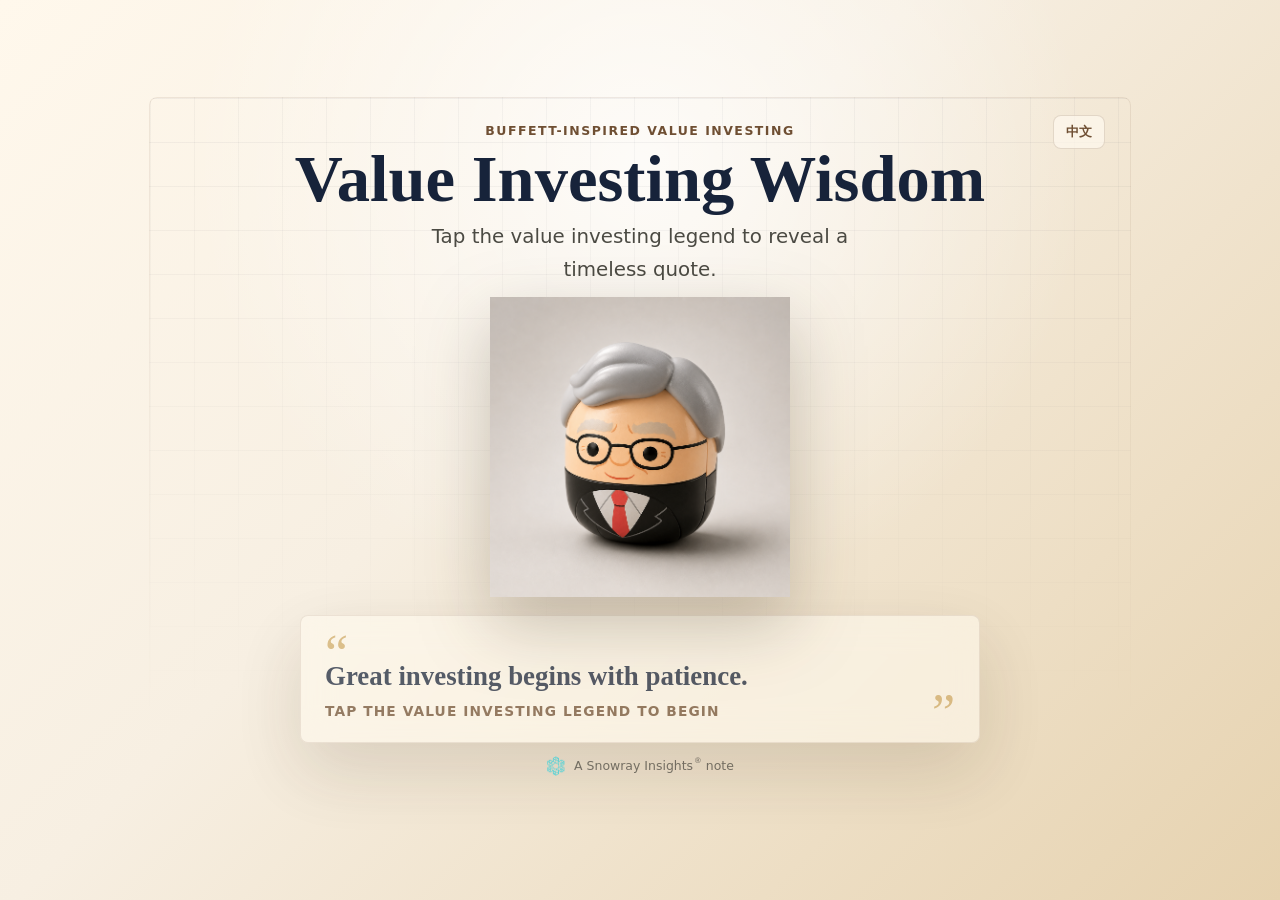
<file: index.html>
<!DOCTYPE html>
<html lang="en">
  <head>
    <meta charset="UTF-8" />
    <meta name="viewport" content="width=device-width, initial-scale=1.0" />
    <title>Value Investing Wisdom</title>
    <link rel="stylesheet" href="styles.css" />
  </head>
  <body>
    <main class="page-shell">
      <section class="wisdom-panel" aria-labelledby="page-title">
        <a class="language-link" href="zh.html" aria-label="Switch to Chinese version">中文</a>

        <div class="intro">
          <p class="kicker">Buffett-inspired value investing</p>
          <h1 id="page-title">Value Investing Wisdom</h1>
          <p class="subtitle">
            Tap the value investing legend to reveal a timeless quote.
          </p>
        </div>

        <button class="figure-button" id="figureButton" type="button" aria-label="Reveal an investing quote">
          <span class="figure-glow" aria-hidden="true"></span>
          <img
            src="Value investing BLDR1.png"
            alt="Buffett-inspired LEGO style investing figure"
            class="figure-image"
          />
        </button>

        <aside class="quote-card" id="quoteCard" aria-live="polite">
          <span class="quote-mark quote-mark-open" aria-hidden="true">&ldquo;</span>
          <p id="quoteText">Great investing begins with patience.</p>
          <p id="quoteSource">Tap the value investing legend to begin</p>
          <span class="quote-mark quote-mark-close" aria-hidden="true">&rdquo;</span>
        </aside>

        <footer class="page-footer">
          <img
            src="snowray-insights-logo.png"
            alt="Snowray Insights logo"
            class="footer-logo"
          />
          <span>A Snowray Insights<sup>&reg;</sup> note</span>
        </footer>

      </section>
    </main>

    <script src="script.js"></script>
  </body>
</html>
</file>
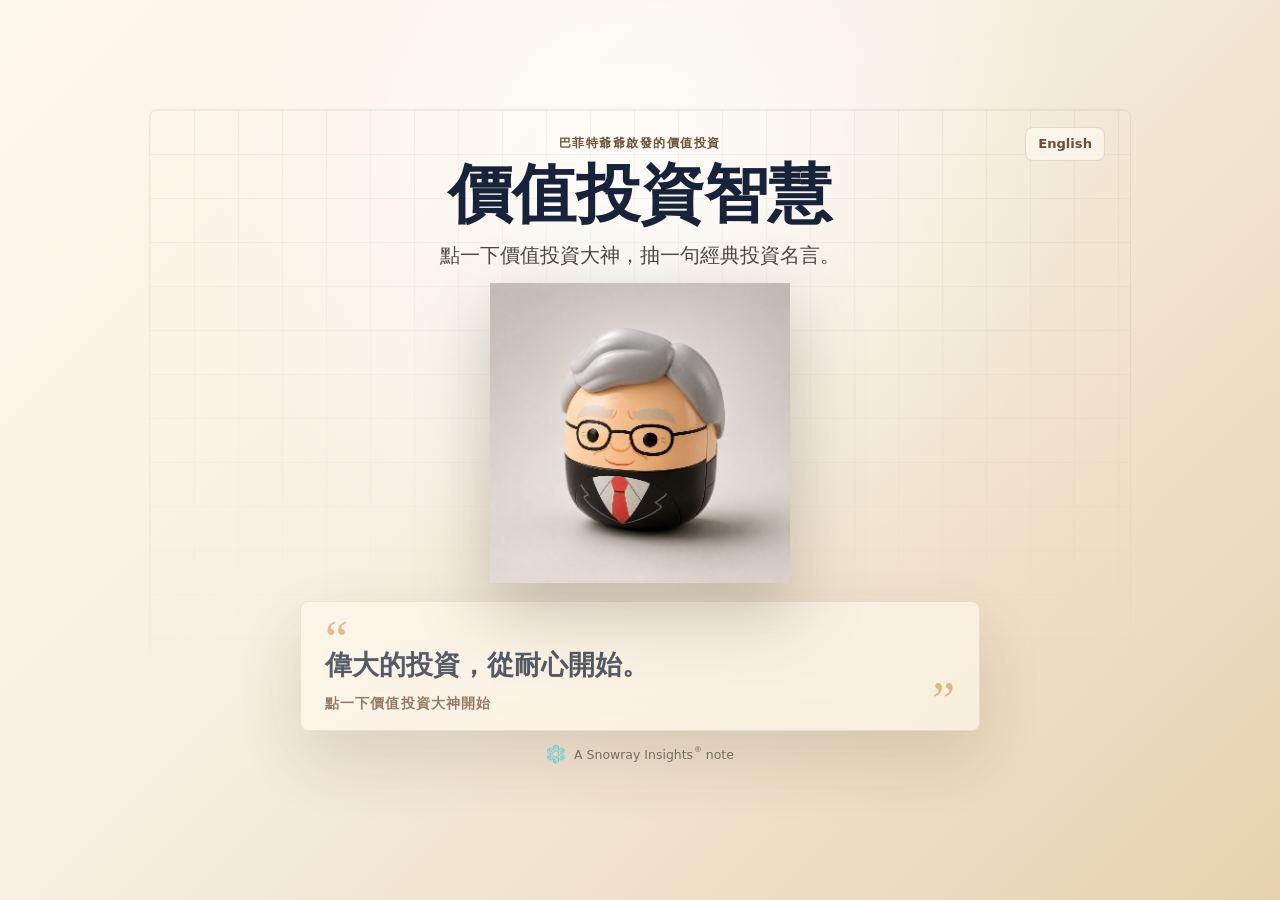
<file: zh.html>
<!DOCTYPE html>
<html lang="zh-Hant">
  <head>
    <meta charset="UTF-8" />
    <meta name="viewport" content="width=device-width, initial-scale=1.0" />
    <title>價值投資智慧</title>
    <link rel="stylesheet" href="styles.css" />
  </head>
  <body>
    <main class="page-shell">
      <section class="wisdom-panel" aria-labelledby="page-title">
        <a class="language-link" href="index.html" aria-label="切換到英文版">English</a>

        <div class="intro">
          <p class="kicker">巴菲特爺爺啟發的價值投資</p>
          <h1 id="page-title">價值投資智慧</h1>
          <p class="subtitle">
            點一下價值投資大神，抽一句經典投資名言。
          </p>
        </div>

        <button class="figure-button" id="figureButton" type="button" aria-label="顯示一句投資名言">
          <span class="figure-glow" aria-hidden="true"></span>
          <img
            src="Value investing BLDR1.png"
            alt="巴菲特爺爺啟發的樂高風格投資公仔"
            class="figure-image"
          />
        </button>

        <aside class="quote-card" id="quoteCard" aria-live="polite">
          <span class="quote-mark quote-mark-open" aria-hidden="true">&ldquo;</span>
          <p id="quoteText">偉大的投資，從耐心開始。</p>
          <p id="quoteSource">點一下價值投資大神開始</p>
          <span class="quote-mark quote-mark-close" aria-hidden="true">&rdquo;</span>
        </aside>

        <footer class="page-footer">
          <img
            src="snowray-insights-logo.png"
            alt="Snowray Insights logo"
            class="footer-logo"
          />
          <span>A Snowray Insights<sup>&reg;</sup> note</span>
        </footer>

      </section>
    </main>

    <script src="script.js"></script>
  </body>
</html>
</file>
<file: styles.css>
:root {
  --paper: #f7efe2;
  --paper-deep: #ead8ba;
  --ink: #17233a;
  --ink-soft: #4b4a43;
  --coffee: #6f4f33;
  --gold: #c59b4b;
  --gold-soft: #f1d99b;
  --card: rgba(255, 250, 239, 0.82);
  --shadow: 0 28px 70px rgba(60, 43, 25, 0.2);
  --radius: 8px;
}

* {
  box-sizing: border-box;
}

body {
  min-height: 100vh;
  margin: 0;
  color: var(--ink);
  font-family: Inter, Avenir, system-ui, -apple-system, BlinkMacSystemFont, "Segoe UI", sans-serif;
  background:
    radial-gradient(circle at 50% 18%, rgba(255, 255, 255, 0.75), transparent 28rem),
    linear-gradient(135deg, #fff8ec 0%, var(--paper) 42%, #e6d2af 100%);
  overflow-x: hidden;
}

button {
  font: inherit;
}

.page-shell {
  min-height: 100vh;
  display: grid;
  place-items: center;
  padding: 12px 20px;
  position: relative;
  z-index: 1;
}

.wisdom-panel {
  width: min(930px, 100%);
  display: grid;
  grid-template-columns: 1fr;
  grid-template-areas:
    "intro"
    "figure"
    "quote"
    "footer";
  align-items: center;
  justify-items: center;
  gap: 10px;
  position: relative;
  text-align: center;
}

.language-link {
  position: absolute;
  top: -8px;
  right: 0;
  z-index: 2;
  min-height: 34px;
  display: inline-flex;
  align-items: center;
  padding: 0 12px;
  border: 1px solid rgba(111, 79, 51, 0.18);
  border-radius: var(--radius);
  color: var(--coffee);
  background: rgba(255, 250, 239, 0.68);
  font-size: 0.82rem;
  font-weight: 700;
  text-decoration: none;
  transition: transform 180ms ease, background 180ms ease;
}

.language-link:hover,
.language-link:focus-visible {
  background: rgba(255, 250, 239, 0.94);
  transform: translateY(-1px);
}

.wisdom-panel::before {
  content: "";
  position: absolute;
  inset: -26px;
  z-index: -1;
  border: 1px solid rgba(111, 79, 51, 0.11);
  border-radius: 8px;
  background:
    linear-gradient(rgba(23, 35, 58, 0.055) 1px, transparent 1px),
    linear-gradient(90deg, rgba(23, 35, 58, 0.045) 1px, transparent 1px);
  background-size: 44px 44px;
  mask-image: linear-gradient(to bottom, rgba(0, 0, 0, 0.92), transparent 88%);
}

.intro {
  grid-area: intro;
  max-width: 760px;
}

.kicker {
  margin: 0 0 10px;
  color: var(--coffee);
  font-size: 0.78rem;
  font-weight: 700;
  letter-spacing: 0.12em;
  text-transform: uppercase;
}

h1 {
  margin: 0;
  max-width: none;
  font-family: Georgia, "Times New Roman", serif;
  font-size: clamp(3.1rem, 5.2vw, 4.9rem);
  line-height: 0.92;
  letter-spacing: 0;
}

html:lang(zh-Hant) h1,
html:lang(zh-Hant) #quoteText {
  font-family: "Songti TC", "Noto Serif TC", "PingFang TC", Georgia, serif;
}

html:lang(zh-Hant) h1 {
  font-size: clamp(3.1rem, 5vw, 4.6rem);
  line-height: 1.04;
}

html:lang(zh-Hant) #quoteText {
  line-height: 1.32;
}

.subtitle {
  margin: 12px auto 0;
  max-width: 31rem;
  color: var(--ink-soft);
  font-size: clamp(1rem, 1.8vw, 1.24rem);
  line-height: 1.65;
}

.figure-button {
  grid-area: figure;
  width: min(300px, 70vw);
  aspect-ratio: 1;
  display: grid;
  place-items: center;
  position: relative;
  padding: 0;
  border: 0;
  border-radius: 50%;
  background: transparent;
  cursor: pointer;
  outline-offset: 12px;
}

.money-rain {
  position: fixed;
  left: var(--money-left, 50%);
  top: -3rem;
  z-index: 0;
  color: var(--gold);
  font-family: Georgia, "Times New Roman", serif;
  font-size: var(--money-size, 1.2rem);
  font-weight: 700;
  line-height: 1;
  opacity: var(--money-opacity, 0.72);
  pointer-events: none;
  text-shadow: 0 6px 18px rgba(111, 79, 51, 0.14);
  transform: translateY(0) rotate(var(--money-rotate, 0deg));
  animation: moneyRain var(--money-duration, 1600ms) linear forwards;
}

.figure-glow {
  position: absolute;
  width: 75%;
  height: 75%;
  border-radius: 50%;
  background: radial-gradient(circle, rgba(241, 217, 155, 0.78), rgba(197, 155, 75, 0.16) 52%, transparent 70%);
  filter: blur(8px);
  transform: translateY(7%);
  transition: transform 240ms ease, opacity 240ms ease;
}

.figure-image {
  width: 100%;
  height: 100%;
  object-fit: contain;
  position: relative;
  z-index: 1;
  filter: drop-shadow(0 26px 35px rgba(54, 38, 19, 0.26));
  transform-origin: 50% 88%;
  transition: transform 260ms ease, filter 260ms ease;
}

.figure-button:hover .figure-image,
.figure-button:focus-visible .figure-image {
  transform: scale(1.035) rotate(-1.2deg);
  filter: drop-shadow(0 30px 42px rgba(54, 38, 19, 0.32));
}

.figure-button:hover .figure-glow,
.figure-button:focus-visible .figure-glow {
  opacity: 1;
  transform: translateY(5%) scale(1.08);
}

.figure-button.is-rocking .figure-image {
  animation: wobble 520ms ease;
}

.quote-card {
  grid-area: quote;
  width: min(680px, 100%);
  min-height: 128px;
  padding: 18px 24px 17px;
  border: 1px solid rgba(111, 79, 51, 0.16);
  border-radius: var(--radius);
  background: var(--card);
  box-shadow: var(--shadow);
  backdrop-filter: blur(16px);
  transform: translateY(8px);
  opacity: 0.72;
  position: relative;
  text-align: left;
}

.quote-card.is-changing {
  animation: quoteRise 420ms ease both;
}

.quote-mark {
  position: absolute;
  color: var(--gold);
  font-family: Georgia, "Times New Roman", serif;
  font-size: 3.25rem;
  line-height: 0.6;
  opacity: 0.82;
  pointer-events: none;
}

.quote-mark-open {
  top: 22px;
  left: 24px;
}

.quote-mark-close {
  right: 24px;
  bottom: 14px;
}

#quoteText {
  margin: 28px 52px 12px 0;
  color: #17233a;
  font-family: Georgia, "Times New Roman", serif;
  font-size: clamp(1.35rem, 2.1vw, 1.78rem);
  font-weight: 700;
  line-height: 1.08;
}

#quoteSource {
  margin: 0;
  color: var(--coffee);
  font-size: 0.86rem;
  font-weight: 700;
  letter-spacing: 0.08em;
  text-transform: uppercase;
}

.page-footer {
  grid-area: footer;
  max-width: 680px;
  margin-top: 12px;
  display: inline-flex;
  align-items: center;
  justify-content: center;
  gap: 8px;
  color: rgba(75, 74, 67, 0.72);
  font-size: 0.78rem;
  line-height: 1.5;
  text-align: center;
  white-space: nowrap;
}

.footer-logo {
  flex: 0 0 auto;
  width: 20px;
  height: 20px;
  object-fit: contain;
  opacity: 0.76;
  transform: translateY(-1px);
}

.page-footer sup {
  position: relative;
  top: -0.25em;
  margin-left: 1px;
  font-size: 0.62em;
  line-height: 0;
}

@keyframes quoteRise {
  0% {
    opacity: 0;
    transform: translateY(18px) scale(0.985);
  }

  100% {
    opacity: 1;
    transform: translateY(0) scale(1);
  }
}

@keyframes wobble {
  0%,
  100% {
    transform: rotate(0deg) scale(1);
  }

  25% {
    transform: rotate(-3deg) scale(1.025);
  }

  55% {
    transform: rotate(2.4deg) scale(1.025);
  }

  78% {
    transform: rotate(-1.2deg) scale(1.018);
  }
}

@keyframes moneyRain {
  0% {
    opacity: 0;
    transform: translateY(-2rem) rotate(var(--money-rotate, 0deg));
  }

  12% {
    opacity: 0.75;
  }

  82% {
    opacity: 0.65;
  }

  100% {
    opacity: 0;
    transform: translateY(108vh) rotate(var(--money-fall-rotate, 80deg));
  }
}

@media (max-width: 760px) {
  .page-shell {
    align-items: start;
    min-height: 100svh;
    padding: 10px 14px 14px;
  }

  .wisdom-panel {
    gap: 6px;
    padding-top: 34px;
  }

  .wisdom-panel::before {
    inset: -14px;
    background-size: 34px 34px;
  }

  .language-link {
    top: 0;
    right: 0;
    min-height: 30px;
    padding: 0 10px;
    font-size: 0.76rem;
  }

  .intro {
    justify-self: center;
  }

  h1 {
    max-width: none;
    font-size: clamp(2.05rem, 9vw, 2.85rem);
    line-height: 0.94;
  }

  html:lang(zh-Hant) h1 {
    font-size: clamp(2rem, 8.8vw, 2.75rem);
    line-height: 1.08;
  }

  .kicker {
    margin-bottom: 8px;
    font-size: 0.76rem;
    letter-spacing: 0.08em;
    line-height: 1.45;
  }

  .subtitle {
    margin-top: 10px;
    margin-bottom: 10px;
    max-width: 21rem;
    font-size: 1rem;
    line-height: 1.55;
  }

  .figure-button {
    width: min(235px, 62vw);
    margin: 0 auto -2px;
  }

  .quote-card {
    width: 100%;
    min-height: 132px;
    padding: 16px 18px 15px;
    text-align: left;
  }

  .quote-mark-open {
    top: 17px;
    left: 18px;
  }

  .quote-mark-close {
    right: 18px;
    bottom: 12px;
  }

  #quoteText {
    margin: 24px 24px 9px 0;
    font-size: clamp(1.08rem, 5.1vw, 1.38rem);
    line-height: 1.16;
  }

  html:lang(zh-Hant) #quoteText {
    line-height: 1.26;
  }

  #quoteSource {
    font-size: 0.72rem;
    letter-spacing: 0.05em;
  }

  .page-footer {
    max-width: 100%;
    margin-top: 14px;
    gap: 7px;
    font-size: 0.68rem;
    line-height: 1.45;
  }

  .footer-logo {
    width: 17px;
    height: 17px;
  }

  .money-rain {
    text-shadow: 0 7px 18px rgba(111, 79, 51, 0.2);
  }

}
</file>
